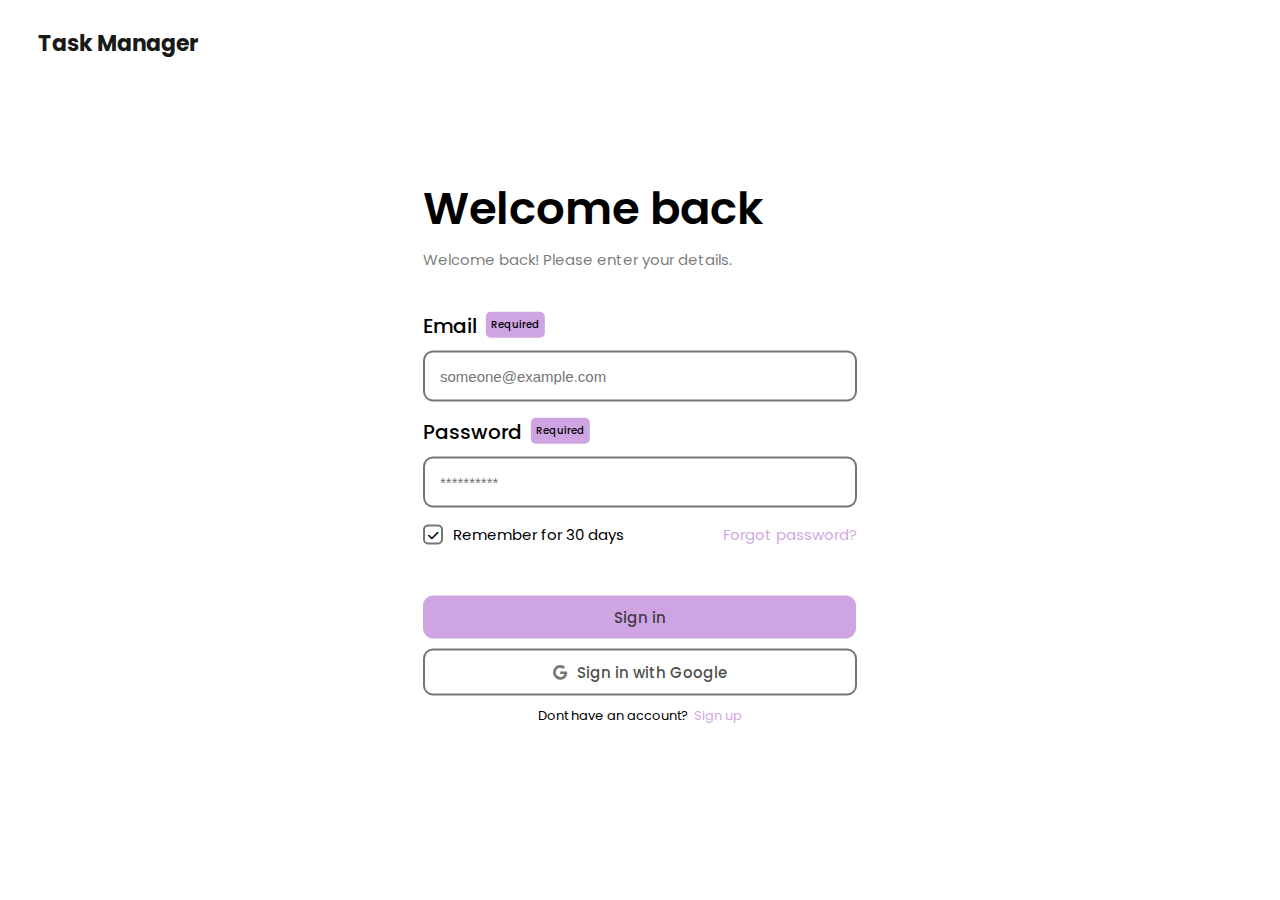
<file: index.html>
<!DOCTYPE html>
<html lang="en">
    <head>
        <meta charset="utf-8">
        <meta http-equiv="X-UA-Compatible" content="IE=edge">
        <title>Task Manager </title>
        <meta name="description" content="">
        <meta name="viewport" content="width=device-width, initial-scale=1">
        <link rel="stylesheet" href="assets/index.css">
        <link rel="stylesheet" href="https://cdnjs.cloudflare.com/ajax/libs/font-awesome/6.2.1/css/all.min.css">
    </head>





    <body>
        <div class="logo">
            <h1>Task Manager</h1>
        </div>
        <div class="container">
            <div class="text">
                <h1>Welcome back</h1>
                <p>Welcome back! Please enter your details.</p>
            </div>
            <div class="email">
                <p>Email <span>Required</span></p>
                <form>
                    <input type="email" autocapitalize="off" placeholder="someone@example.com" required>
                </form>
            </div>
            <div class="password">
                <p>Password <span>Required</span></p>
                <form>
                    <input type="password" autocapitalize="off" placeholder="**********" required>
                </form>
            </div>
            <div class="options">
                <input type="checkbox" id="check">
                <label for="check"> Remember for 30 days</label>
                <a href="#"><p>Forgot password?</p></a>
            </div>
            <div class="sign-in">
                <a href="main.html"><p>Sign in</p></a>
            </div>
            <div class="google">
                <a href="main.html"><p><i class="fa-brands fa-google"></i>Sign in with Google</p></a>
            </div>
            <div class="sign-up">
                <p>Dont have an account?</p>
                <a href="#"><p> Sign up</p></a>
            </div>
        </div>
    </body>





</html>
</file>
<file: assets/index.css>
@import url('https://fonts.googleapis.com/css2?family=Poppins:ital,wght@0,100;0,200;0,300;0,400;0,500;0,600;0,700;0,800;0,900;1,100;1,200;1,300;1,400;1,500;1,600;1,700;1,800;1,900&display=swap');

* {
    margin: 0;
    padding: 0;
}

body {
    font-family: 'Poppins', sans-serif;
    background-color: white;
}

.logo {
    position: absolute;
    font-size: 11px;
    top: 3%;
    left: 3%;
    color: #181A18;
    transition: all 0.2s ease;
}

.logo:hover {
    transition: all 0.2s ease-out;
    cursor: pointer;
    color: rgba(185, 126, 214, 0.7);
} 

.container {
    position: absolute;
    top: 50%;
    left: 50%;
    transform: translate(-50%, -50%);
}

.text h1 {
    font-size: 45px;
    font-weight: 600;
    padding-bottom: 5px;
}

.text p {
    font-size: 15px;
    color: hsl(120, 4%, 10%, 60%);
}

.text {
    padding-bottom: 40px;
}

.email {
    font-size: 20px;
    font-weight: 500;
}

.password {
    font-size: 20px;
    font-weight: 500;
}

.password p {
    padding-bottom: 10px;
}

.email p {
    padding-bottom: 10px;
}

.email input {
    font-size: 15px;
    font-weight: 500;
    padding: 15px;
    width: 400px;
    border-radius: 10px;
    border: 2px solid hsl(120, 4%, 10%, 60%);
    transition: all 0.2s ease;
}

.email {
    padding-bottom: 15px;
}

.password input {
    font-size: 15px;
    font-weight: 500;
    padding: 15px;
    width: 400px;
    border-radius: 10px;
    border: 2px solid hsl(120, 4%, 10%, 60%);
    transition: all 0.2s ease;
}

.password {
    padding-bottom: 15px;
}

.password input:focus {
    outline: none !important;
    border: 2px solid hsl(120, 4%, 10%, 80%);
    transition: all 0.2s ease-out;
}

.email input:focus {
    outline: none !important;
    border: 2px solid hsl(120, 4%, 10%, 80%);
    transition: all 0.2s ease-out;
}

.email span {
    position: absolute;
    font-size: 10px;
    font-weight: 500;
    padding: 5px;
    background-color: rgba(185, 126, 214, 0.7);
    border-radius: 5px;
    transform: translate(15%, 5%);
}

.password span {
    position: absolute;
    font-size: 10px;
    font-weight: 500;
    padding: 5px;
    background-color: rgba(185, 126, 214, 0.7);
    border-radius: 5px;
    transform: translate(15%, 5%);
}

.options {
    font-size: 15px;
    font-weight: 400;
    display: flex;
    flex-direction: row;
    justify-content: space-between;
    padding-bottom: 50px;
}


.options input {
    margin-right: -90px;
}

.options a {
    text-decoration: none;
    color: rgba(185, 126, 214, 0.7);
    transition: all 0.2s ease;
}

input[type="checkbox"] {
    transform: translate(0%, 10%);
    appearance: none;
    -webkit-appearance: none;
    height: 20px;
    width: 20px;
    background-color: white;
    border: 2px solid hsl(120, 4%, 10%, 60%);
    border-radius: 5px;
    cursor: pointer;
    justify-content: center;
    align-items: center;
    display: flex;
    transition: all 0.2 ease;
}

input[type="checkbox"]:before {
    display: inline-block;
    text-rendering: auto;
    -webkit-font-smoothing: antialiased;
}

input[type="checkbox"]:after {
    font-family: "Font Awesome 5 Free";
    font-weight: 900; 
    content: "\f00c";
    font-size: 12px;
}

input[type="checkbox"]:hover {
    background-color: rgba(185, 126, 214, 0.7);
    transition: all 0.2 ease-out;
}

input[type="checkbox"]:checked {
    background-color: rgba(185, 126, 214, 0.7);
    transition: all 0.2 ease-out;
}

input[type="checkbox"]::after {
    display: block;
}

.sign-in a {
    text-decoration: none;
    color: hsl(120, 4%, 10%, 80%);
    font-size: 15px;
    font-weight: 500;
    display: flex;
    justify-content: center;
    align-items: center;
    width: 413px;
    padding: 10px;
    background-color: rgba(185, 126, 214, 0.7);
    border-radius: 10px;
    cursor: pointer;
}

.sign-in {
    padding-bottom: 10px;
}

.google a {
    text-decoration: none;
    color: hsl(120, 4%, 10%, 80%);
    font-size: 15px;
    font-weight: 500;
    display: flex;
    justify-content: center;
    align-items: center;
    width: 410px;
    padding: 10px;
    background-color: white;
    border: 2px solid hsl(120, 4%, 10%, 60%);
    border-radius: 10px;
    cursor: pointer;
}

.google i {
    padding-right: 10px;
    color: hsl(120, 4%, 10%, 60%);
}

.google {
    padding-bottom: 10px;
}


.sign-up {
    font-size: 13px;
    display: flex;
    flex-direction: row;
    justify-content: center;
    align-items: center;
}

.sign-up a {
    text-decoration: none;
    color: rgba(185, 126, 214, 0.7);
    padding-left: 5px;
}
</file>
